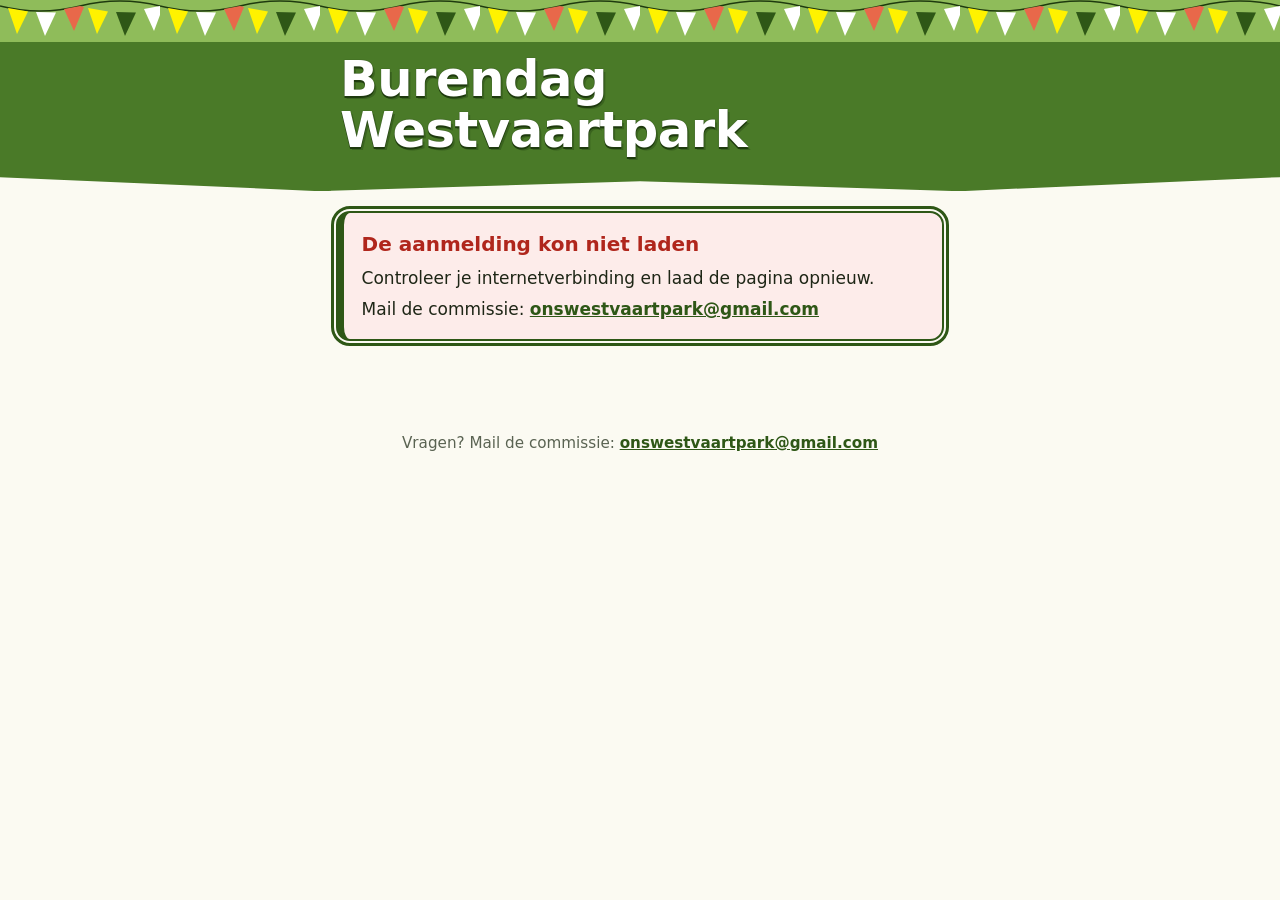
<file: index.html>
<!DOCTYPE html>
<html lang="nl">
<head>
  <meta charset="utf-8">
  <meta name="viewport" content="width=device-width, initial-scale=1">
  <meta name="theme-color" content="#8FBC5A">
  <!-- de wijziglink bevat het token; geef de url nooit door aan andere sites (zoals de betaalpagina) -->
  <meta name="referrer" content="no-referrer">
  <title>Aanmelden – Burendag Westvaartpark</title>
  <link rel="stylesheet" href="stijl.css">
</head>
<body>
  <header class="kop">
    <div class="vlaggetjes" aria-hidden="true"></div>
    <div class="kop-binnen">
      <p class="kop-boven" id="kop-boven" hidden></p>
      <h1 id="titel">Burendag Westvaartpark</h1>
      <p class="kop-wanneer" id="wanneer"></p>
    </div>
  </header>

  <main class="inhoud">
    <noscript>
      <section class="melding melding-fout">
        <h2>Deze pagina heeft JavaScript nodig</h2>
        <p>Zet JavaScript aan in je browser, of mail de commissie: <a href="mailto:onswestvaartpark@gmail.com">onswestvaartpark@gmail.com</a></p>
      </section>
    </noscript>
    <p class="laden" id="laden" role="status">Even geduld, de aanmelding wordt geladen…</p>

    <!-- algemene meldingen: gesloten, nog niet open, onbekende link, geen verbinding -->
    <section class="melding" id="melding" hidden tabindex="-1" aria-live="polite"></section>

    <form id="formulier" novalidate hidden>
      <p class="intro" id="intro">Meld je huishouden aan voor het wijkfeest. Het invullen duurt een paar minuten.</p>

      <section class="blok" aria-labelledby="kop-adres">
        <h2 id="kop-adres"><span class="nr" aria-hidden="true">1</span> Jullie adres</h2>
        <div class="veld" data-veld="adres.straat">
          <label for="straat">Straat</label>
          <select id="straat" name="straat" autocomplete="address-line1" required>
            <option value="">Kies je straat</option>
          </select>
        </div>
        <div class="rij">
          <!-- alleen bij "Elders (andere straat)": de straat zelf intypen -->
          <div class="veld" data-veld="adres.straatElders" id="veld-straat-elders" hidden>
            <label for="straatElders">Straat</label>
            <input id="straatElders" name="straatElders" type="text" maxlength="100" autocomplete="off" aria-describedby="hint-straat-elders">
            <p class="hint" id="hint-straat-elders">De straat waar je woont.</p>
          </div>
          <div class="veld veld-smal" data-veld="adres.huisnummer">
            <label for="huisnummer">Huisnummer</label>
            <input id="huisnummer" name="huisnummer" type="text" inputmode="text" autocomplete="off" required aria-describedby="hint-huisnummer">
            <p class="hint" id="hint-huisnummer">Met eventuele toevoeging, bijvoorbeeld 27 of 27a.</p>
          </div>
        </div>
        <p class="hint" id="hint-adres-vast" hidden>Je adres kun je hier niet wijzigen. Verhuisd of een fout? Mail de commissie.</p>
      </section>

      <section class="blok" aria-labelledby="kop-contact">
        <h2 id="kop-contact"><span class="nr" aria-hidden="true">2</span> Contactpersoon</h2>
        <div class="rij">
          <div class="veld" data-veld="contact.voornaam">
            <label for="voornaam">Voornaam</label>
            <input id="voornaam" name="voornaam" type="text" autocomplete="given-name" required>
          </div>
          <div class="veld" data-veld="contact.achternaam">
            <label for="achternaam">Achternaam <span class="optioneel">(mag leeg)</span></label>
            <input id="achternaam" name="achternaam" type="text" autocomplete="family-name">
          </div>
        </div>
        <div class="veld" data-veld="contact.email">
          <label for="email">E-mailadres</label>
          <input id="email" name="email" type="email" inputmode="email" autocomplete="email" required aria-describedby="hint-email">
          <p class="hint" id="hint-email">Hier sturen we de bevestiging en je persoonlijke wijziglink naartoe.</p>
        </div>
        <div class="veld" data-veld="contact.telefoon">
          <label for="telefoon">Telefoonnummer <span class="optioneel">(mag leeg)</span></label>
          <input id="telefoon" name="telefoon" type="tel" inputmode="tel" autocomplete="tel">
        </div>
      </section>

      <section class="blok" aria-labelledby="kop-personen" data-veld="personen">
        <h2 id="kop-personen"><span class="nr" aria-hidden="true">3</span> Wie komen er?</h2>
        <p class="hint">Zet iedereen van jullie huishouden erop die meedoet, jezelf ook.</p>
        <ol class="personen" id="personen"></ol>
        <button type="button" class="knop knop-licht" id="persoon-erbij">+ Nog iemand toevoegen</button>
      </section>

      <section class="blok" aria-labelledby="kop-hulp">
        <h2 id="kop-hulp"><span class="nr" aria-hidden="true">4</span> Een handje helpen?</h2>
        <fieldset class="keuzes" data-veld="hulp" id="hulp">
          <legend>Waar kunnen we op je rekenen? <span class="optioneel">(niet verplicht)</span></legend>
        </fieldset>
        <fieldset class="keuzes" data-veld="spullen" id="spullen">
          <legend>Spullen die je kunt uitlenen <span class="optioneel">(vul een aantal in)</span></legend>
        </fieldset>
      </section>

      <section class="blok" aria-labelledby="kop-betalen">
        <h2 id="kop-betalen"><span class="nr" aria-hidden="true">5</span> Betalen</h2>
        <div class="veld" data-veld="rekeninghouder">
          <label for="rekeninghouder">Naam op de bankrekening <span class="optioneel">(mag leeg)</span></label>
          <input id="rekeninghouder" name="rekeninghouder" type="text" autocomplete="cc-name" aria-describedby="hint-rekeninghouder">
          <p class="hint" id="hint-rekeninghouder">Alleen nodig als je betaalt van een rekening die niet op jouw naam staat, zodat we de betaling herkennen.</p>
          <p class="hint" id="hint-rekeninghouder-houden" hidden>Laat leeg om de eerder opgegeven naam te houden.</p>
        </div>
      </section>

      <section class="blok" aria-labelledby="kop-toestemming">
        <h2 id="kop-toestemming"><span class="nr" aria-hidden="true">6</span> Mogen we het onthouden?</h2>
        <div class="privacy" id="privacy">
          <p>Voor dit feest gebruiken we je gegevens alleen om de aanmelding, het eten en de betaling te regelen. Met de vinkjes hieronder kies je wat we daarna mogen bewaren. Alles staat standaard uit.</p>
          <ul>
            <li><strong>Wat:</strong> je contactgegevens, de voornamen van wie meedoet, bij kinderen alleen geboortemaand en &#8209;jaar, en of je wilt helpen of spullen uitleent. Dieetwensen alleen als je daar apart een vinkje voor zet.</li>
            <li><strong>Waarom:</strong> zodat we je volgend jaar opnieuw kunnen uitnodigen en je aanmelding alvast voor je kunnen invullen.</li>
            <li><strong>Hoe lang:</strong> ben je twee edities op rij niet geweest, dan wissen we je gegevens.</li>
            <li><strong>Wissen:</strong> in elke mail van ons staat het mailadres van de commissie. Mail ons en we verwijderen je gegevens.</li>
          </ul>
        </div>
        <div class="vinkje">
          <input type="checkbox" id="bewaren" name="bewaren">
          <label for="bewaren">Bewaar onze gegevens voor de burendag van volgend jaar</label>
        </div>
        <div class="vinkje">
          <input type="checkbox" id="dieetBewaren" name="dieetBewaren">
          <label for="dieetBewaren">Bewaar ook onze dieetwensen en allergieën</label>
        </div>
        <div class="vinkje">
          <input type="checkbox" id="activiteiten" name="activiteiten">
          <label for="activiteiten">Je mag ons mailen over andere activiteiten in de wijk</label>
        </div>
      </section>

      <!-- lokveld voor robots: mensen zien het niet en laten het leeg -->
      <div class="lokveld" aria-hidden="true">
        <label for="website">Website (niet invullen)</label>
        <input id="website" name="website" type="text" tabindex="-1" autocomplete="off">
      </div>

      <section class="bedrag" id="bedrag" aria-labelledby="kop-bedrag">
        <h2 id="kop-bedrag" class="bedrag-kop">Jouw bijdrage</h2>
        <div aria-live="polite" aria-atomic="true">
          <p class="bedrag-totaal" id="bedrag-totaal">€ 0</p>
          <ul class="bedrag-regels" id="bedrag-regels"></ul>
          <p class="bedrag-let" id="bedrag-let" hidden></p>
        </div>
      </section>

      <div class="foutoverzicht" id="foutoverzicht" role="alert" hidden tabindex="-1"></div>

      <div class="knoppen">
        <button type="submit" class="knop knop-hoofd" id="versturen">Aanmelden</button>
        <button type="button" class="knop knop-rand" id="afmelden" hidden>Afmelden</button>
      </div>
    </form>

    <!-- bij BESTAAT_AL -->
    <section class="melding melding-keuze" id="bestaat-al" hidden tabindex="-1" aria-labelledby="kop-bestaat-al">
      <h2 id="kop-bestaat-al">Dit adres is al aangemeld</h2>
      <p id="bestaat-al-tekst">Iemand op dit adres heeft zich al aangemeld. Wil je die aanmelding aanpassen? Vraag dan de persoonlijke link opnieuw aan; die komt naar het e-mailadres van die aanmelding.</p>
      <div class="knoppen">
        <button type="button" class="knop knop-hoofd" id="link-opnieuw">Stuur mijn wijziglink opnieuw</button>
        <button type="button" class="knop knop-rand" id="tweede-huishouden">Wij zijn een tweede huishouden op dit adres</button>
        <button type="button" class="knop knop-tekst" id="terug-naar-formulier">Terug naar het formulier</button>
      </div>
    </section>

    <!-- na succes -->
    <section class="klaar" id="klaar" hidden tabindex="-1" aria-labelledby="kop-klaar">
      <h2 id="kop-klaar">Gelukt!</h2>
      <div class="afrondblok" id="afrondblok" hidden>
        <p class="afrond-regel" id="afrond-regel"></p>
        <a class="knop knop-hoofd" id="betaalknop" rel="noopener noreferrer">Nu betalen</a>
      </div>
      <p id="klaar-tekst"></p>
      <div class="betaalblok" id="betaalblok" hidden>
        <p class="bedrag-totaal" id="klaar-bedrag"></p>
        <p id="betaal-volgt" hidden>De betaallink volgt per mail.</p>
      </div>
      <div class="wijziglink" id="wijziglink-blok" hidden>
        <h3>Jullie persoonlijke wijziglink</h3>
        <p>Bewaar deze link goed: hiermee kun je later je aanmelding aanpassen of afmelden. Hij staat ook in de bevestigingsmail.</p>
        <p class="link"><a id="wijziglink"></a></p>
        <button type="button" class="knop knop-licht" id="kopieer">Kopieer de link</button>
        <span class="gekopieerd" id="gekopieerd" role="status"></span>
      </div>
    </section>
  </main>

  <footer class="voet">
    <p>Vragen? Mail de commissie: <a id="contact-voet" href="mailto:onswestvaartpark@gmail.com">onswestvaartpark@gmail.com</a></p>
  </footer>

  <script src="config.js"></script>
  <script src="gedeeld/leeftijd.js"></script>
  <script src="gedeeld/adrescode.js"></script>
  <script src="gedeeld/bedrag.js"></script>
  <script src="gedeeld/validatie.js"></script>
  <script src="verzoek.js"></script>
  <script src="api.js"></script>
  <script src="formulier.js"></script>
  <script src="app.js"></script>
</body>
</html>
</file>
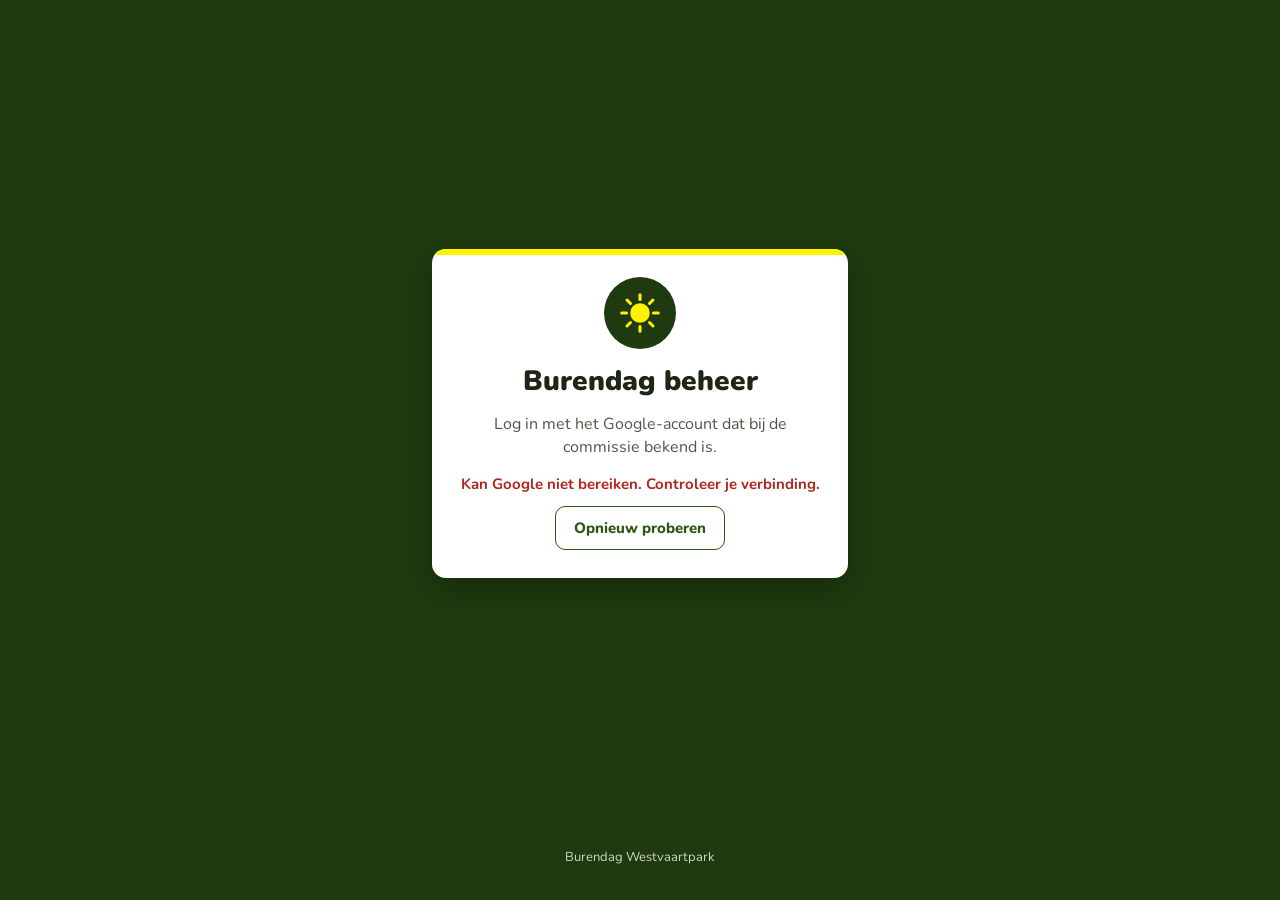
<file: beheer/index.html>
<!DOCTYPE html>
<html lang="nl">
<head>
  <meta charset="utf-8">
  <meta name="viewport" content="width=device-width, initial-scale=1, viewport-fit=cover">
  <meta name="theme-color" content="#1E3A0E">
  <meta name="referrer" content="no-referrer">
  <meta name="robots" content="noindex, nofollow">
  <title>Beheer – Burendag Westvaartpark</title>
  <link rel="manifest" href="manifest.webmanifest">
  <link rel="icon" href="pictogram.svg" type="image/svg+xml">
  <link rel="apple-touch-icon" href="pictogram-180.png">
  <meta name="apple-mobile-web-app-capable" content="yes">
  <meta name="mobile-web-app-capable" content="yes">
  <meta name="apple-mobile-web-app-title" content="Burendag">
  <link rel="preload" href="fonts/nunito-latin-wght-normal.woff2" as="font" type="font/woff2" crossorigin>
  <link rel="stylesheet" href="stijl.css">
</head>
<body>
  <div id="app"><p class="laden" role="status"><span class="laadpunt"></span>Even geduld, de pagina wordt geladen…</p></div>
  <noscript>
    <section class="kaart">
      <h2>Deze pagina heeft JavaScript nodig</h2>
      <p>Zet JavaScript aan in je browser, of mail de commissie: <a href="mailto:onswestvaartpark@gmail.com">onswestvaartpark@gmail.com</a></p>
    </section>
  </noscript>
  <script src="config.js"></script>
  <script src="gedeeld/rechten.js"></script>
  <script src="gedeeld/beelden.js"></script>
  <script src="wachtrij.js"></script>
  <script src="api.js"></script>
  <script src="inloggen.js"></script>
  <script src="app.js"></script>
  <script src="scherm-overzicht.js"></script>
  <script src="scherm-commissie.js"></script>
  <script src="scherm-kas.js"></script>
  <script src="scherm-begroting.js"></script>
  <script src="scherm-geldbronnen.js"></script>
  <script src="scherm-bon.js"></script>
  <script src="https://accounts.google.com/gsi/client" async defer onload="if(window.inloggenGisKlaar)inloggenGisKlaar()" onerror="if(window.inloggenGisFout)inloggenGisFout()"></script>
  <!-- de schermen (overzicht, commissie, kas, begroting, geldbronnen, bon) komen hier, elk met registreerScherm(...) -->
</body>
</html>
</file>
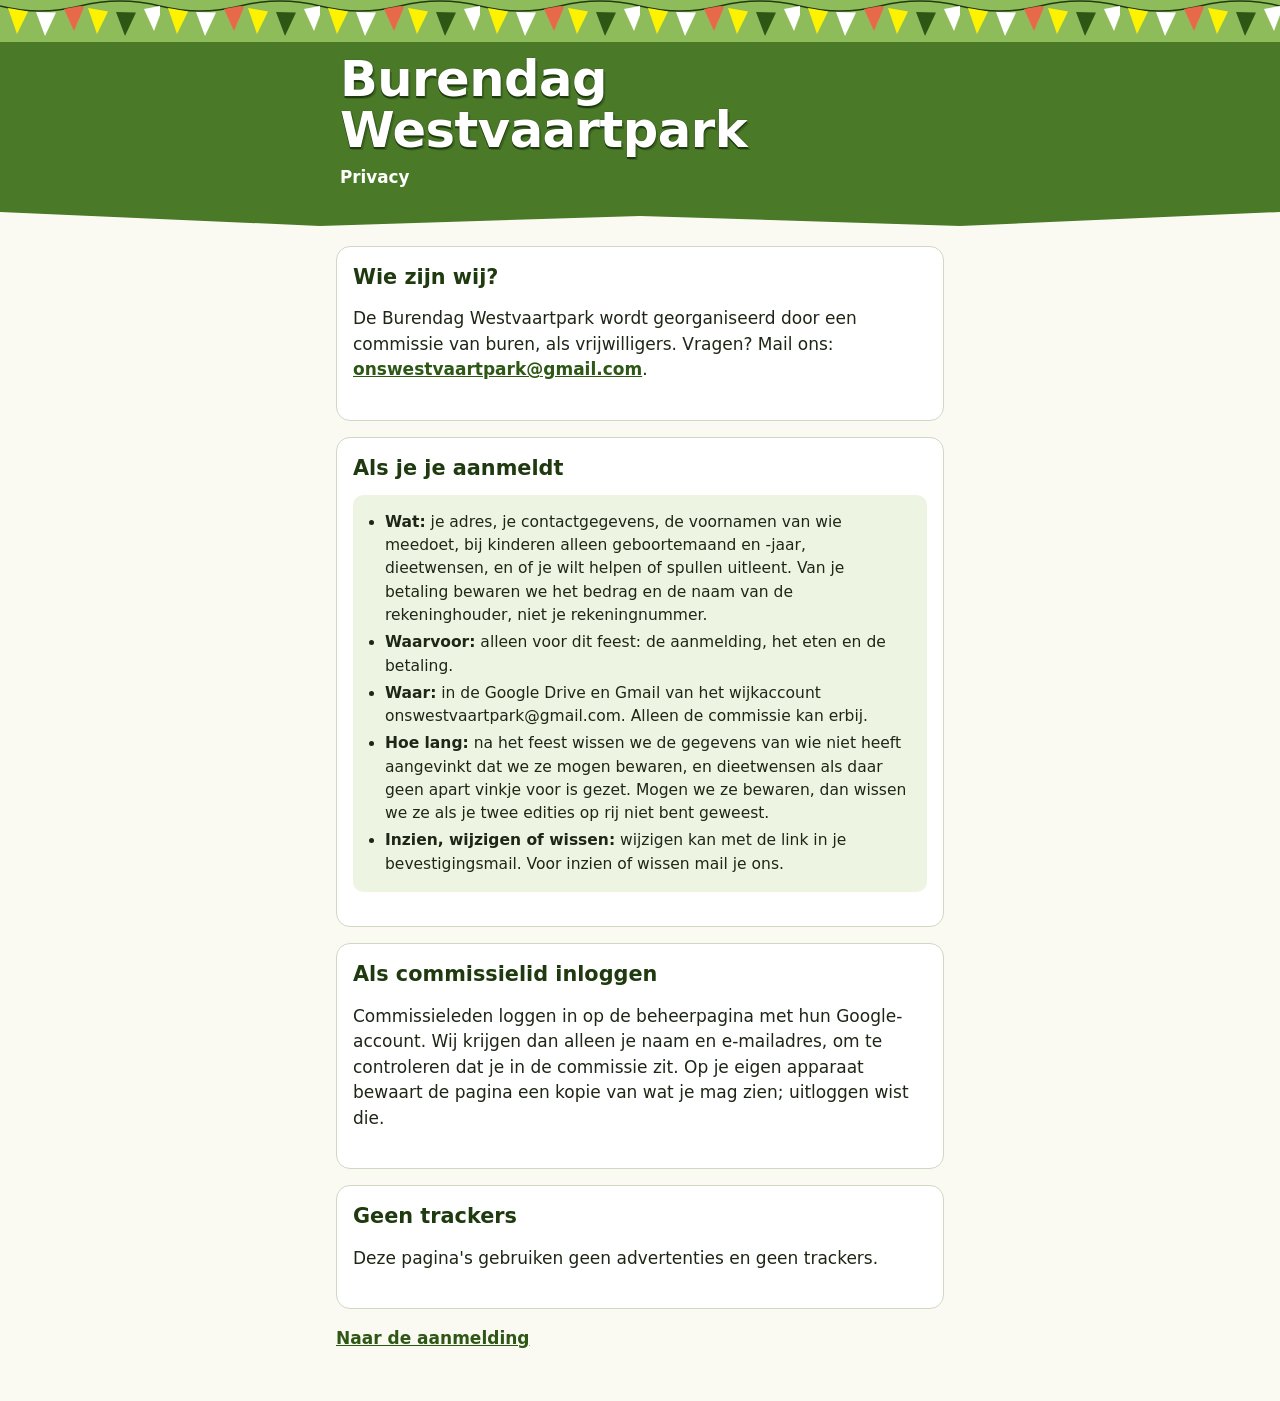
<file: privacy.html>
<!DOCTYPE html>
<html lang="nl">
<head>
  <meta charset="utf-8">
  <meta name="viewport" content="width=device-width, initial-scale=1">
  <meta name="theme-color" content="#8FBC5A">
  <title>Privacy – Burendag Westvaartpark</title>
  <link rel="stylesheet" href="stijl.css">
</head>
<body>
  <header class="kop">
    <div class="vlaggetjes" aria-hidden="true"></div>
    <div class="kop-binnen">
      <h1>Burendag Westvaartpark</h1>
      <p class="kop-wanneer">Privacy</p>
    </div>
  </header>

  <main class="inhoud">
    <section class="blok">
      <h2>Wie zijn wij?</h2>
      <p>De Burendag Westvaartpark wordt georganiseerd door een commissie van buren, als vrijwilligers. Vragen? Mail ons: <a href="mailto:onswestvaartpark@gmail.com">onswestvaartpark@gmail.com</a>.</p>
    </section>

    <section class="blok">
      <h2>Als je je aanmeldt</h2>
      <div class="privacy">
        <ul>
          <li><strong>Wat:</strong> je adres, je contactgegevens, de voornamen van wie meedoet, bij kinderen alleen geboortemaand en &#8209;jaar, dieetwensen, en of je wilt helpen of spullen uitleent. Van je betaling bewaren we het bedrag en de naam van de rekeninghouder, niet je rekeningnummer.</li>
          <li><strong>Waarvoor:</strong> alleen voor dit feest: de aanmelding, het eten en de betaling.</li>
          <li><strong>Waar:</strong> in de Google Drive en Gmail van het wijkaccount onswestvaartpark@gmail.com. Alleen de commissie kan erbij.</li>
          <li><strong>Hoe lang:</strong> na het feest wissen we de gegevens van wie niet heeft aangevinkt dat we ze mogen bewaren, en dieetwensen als daar geen apart vinkje voor is gezet. Mogen we ze bewaren, dan wissen we ze als je twee edities op rij niet bent geweest.</li>
          <li><strong>Inzien, wijzigen of wissen:</strong> wijzigen kan met de link in je bevestigingsmail. Voor inzien of wissen mail je ons.</li>
        </ul>
      </div>
    </section>

    <section class="blok">
      <h2>Als commissielid inloggen</h2>
      <p>Commissieleden loggen in op de beheerpagina met hun Google-account. Wij krijgen dan alleen je naam en e-mailadres, om te controleren dat je in de commissie zit. Op je eigen apparaat bewaart de pagina een kopie van wat je mag zien; uitloggen wist die.</p>
    </section>

    <section class="blok">
      <h2>Geen trackers</h2>
      <p>Deze pagina's gebruiken geen advertenties en geen trackers.</p>
    </section>

    <p><a href="./">Naar de aanmelding</a></p>
  </main>
</body>
</html>
</file>
<file: stijl.css>
/* Burendag Westvaartpark – huisstijl van de flyer: groen #8FBC5A, geel #FFF200, witte tekst op groen, vlaggetjes.
   De kopband achter de witte titel is een donkerder groen uit dezelfde familie (#4A7A28): wit daarop haalt 5,1:1
   (flyergroen zou 2,2:1 zijn). De vlaggetjeslijn erboven blijft flyergroen.
   Eerst voor de telefoon; vanaf 40rem iets ruimer. */

:root {
  --groen: #8FBC5A;
  --groen-kop: #4A7A28;
  --groen-donker: #2E5716;
  --groen-diep: #1E3A0E;
  --groen-zacht: #EDF5E2;
  --geel: #FFF200;
  --geel-zacht: #FFFBB8;
  --inkt: #1E2616;
  --grijs: #5A6352;
  --papier: #FBFAF2;
  --wit: #FFFFFF;
  --rand: #CFD8C3;
  --fout: #B0261C;
  --fout-zacht: #FDECEA;
  --rond: 14px;
  --letter: ui-rounded, "SF Pro Rounded", "Nunito", "Segoe UI", system-ui, -apple-system, Roboto, sans-serif;
}

* { box-sizing: border-box; }
[hidden] { display: none !important; }

html { -webkit-text-size-adjust: 100%; }
body {
  margin: 0;
  font-family: var(--letter);
  font-size: 1.0625rem;
  line-height: 1.5;
  color: var(--inkt);
  background: var(--papier);
}

/* ---- kop met vlaggetjeslijn ---- */
.kop {
  background: var(--groen-kop);
  color: var(--wit);
  padding-bottom: 2.25rem;
  position: relative;
  /* golvende onderrand, als een grasveld */
  clip-path: polygon(0 0, 100% 0, 100% calc(100% - 14px), 75% 100%, 50% calc(100% - 10px), 25% 100%, 0 calc(100% - 14px));
}
.vlaggetjes {
  height: 42px;
  background-color: var(--groen);
  background-repeat: repeat-x;
  background-size: 160px 42px;
  background-image: url("data:image/svg+xml,%3Csvg xmlns='http://www.w3.org/2000/svg' width='160' height='42' viewBox='0 0 160 42'%3E%3Cpath d='M0 6 Q40 16 80 6 T160 6' fill='none' stroke='%231E3A0E' stroke-width='1.6'/%3E%3Cpath d='M8 8 L28 11.5 L17 34 Z' fill='%23FFF200'/%3E%3Cpath d='M36 12 L56 12.5 L45 36 Z' fill='%23FFFFFF'/%3E%3Cpath d='M64 9 L80 6 L84 7 L74 31 Z' fill='%23E8684A'/%3E%3Cpath d='M88 8 L108 11.5 L97 34 Z' fill='%23FFF200'/%3E%3Cpath d='M116 12 L136 12.5 L125 36 Z' fill='%232E5716'/%3E%3Cpath d='M144 9 L160 6 L163 7 L154 31 Z' fill='%23FFFFFF'/%3E%3C/svg%3E");
}
.kop-binnen {
  max-width: 40rem;
  margin: 0 auto;
  padding: 0.75rem 1.25rem 0;
}
.kop-boven {
  display: inline-block;
  margin: 0 0 0.5rem;
  padding: 0.15rem 0.6rem;
  background: var(--geel);
  color: var(--groen-diep);
  font-weight: 800;
  font-size: 0.85rem;
  letter-spacing: 0.04em;
  text-transform: uppercase;
  border-radius: 999px;
  transform: rotate(-2deg);
}
.kop h1 {
  margin: 0;
  font-size: clamp(2rem, 9vw, 3.1rem);
  line-height: 1.02;
  font-weight: 900;
  letter-spacing: -0.01em;
  /* witte letters op groen zoals op de flyer; op de donkere kopband is het contrast 5,1:1 */
  text-shadow: 0 2px 0 var(--groen-diep), 0 0 1px var(--groen-diep), 2px 3px 0 rgba(30, 58, 14, 0.35);
}
.kop-wanneer {
  margin: 0.6rem 0 0;
  font-weight: 700;
  font-size: 1.05rem;
  color: var(--wit);
}
.kop-wanneer:empty { display: none; }

/* ---- inhoud ---- */
.inhoud {
  max-width: 40rem;
  margin: 0 auto;
  padding: 1.25rem 1rem 2rem;
}
.intro { font-size: 1.1rem; margin: 0 0.25rem 1.25rem; }
.laden { color: var(--grijs); text-align: center; padding: 2rem 0; }

.blok {
  background: var(--wit);
  border: 1px solid var(--rand);
  border-radius: var(--rond);
  padding: 1.1rem 1rem 1.25rem;
  margin: 0 0 1rem;
}
.blok h2 {
  display: flex;
  align-items: center;
  gap: 0.6rem;
  margin: 0 0 0.9rem;
  font-size: 1.3rem;
  line-height: 1.2;
  color: var(--groen-diep);
}
.nr {
  flex: none;
  display: inline-grid;
  place-items: center;
  width: 2rem;
  height: 2rem;
  border-radius: 50%;
  background: var(--geel);
  color: var(--groen-diep);
  font-weight: 900;
  font-size: 1.05rem;
  box-shadow: inset 0 0 0 2px var(--groen-diep);
}

/* ---- velden ---- */
.veld { margin: 0 0 0.9rem; }
.veld:last-child { margin-bottom: 0; }
label, legend { font-weight: 700; }
.veld > label { display: block; margin: 0 0 0.3rem; }
.optioneel { font-weight: 400; color: var(--grijs); font-size: 0.92em; }
.hint { margin: 0.3rem 0 0; color: var(--grijs); font-size: 0.95rem; }

input[type=text], input[type=email], input[type=tel], input[type=number], select {
  width: 100%;
  min-height: 3rem;
  padding: 0.6rem 0.75rem;
  font: inherit;
  color: var(--inkt);
  background: var(--wit);
  border: 2px solid var(--rand);
  border-radius: 10px;
  appearance: none;
}
select {
  background-image: linear-gradient(45deg, transparent 50%, var(--groen-donker) 50%), linear-gradient(135deg, var(--groen-donker) 50%, transparent 50%);
  background-position: calc(100% - 1.15rem) 55%, calc(100% - 0.8rem) 55%;
  background-size: 0.35rem 0.35rem;
  background-repeat: no-repeat;
  padding-right: 2.2rem;
}
input:focus, select:focus, button:focus-visible, a:focus-visible, [tabindex="-1"]:focus-visible {
  outline: 3px solid var(--groen-donker);
  outline-offset: 2px;
  border-color: var(--groen-donker);
}
input[readonly], select:disabled { background-color: var(--groen-zacht); color: var(--grijs); }
.veld-smal input { max-width: 11rem; }

.rij { display: grid; gap: 0 0.9rem; }
@media (min-width: 30rem) {
  .rij { grid-template-columns: 1fr 1fr; }
}

fieldset { border: 0; margin: 0 0 1rem; padding: 0; min-width: 0; }
legend { padding: 0; margin: 0 0 0.45rem; }

.vinkje, .soort-keuze {
  display: flex;
  align-items: flex-start;
  gap: 0.65rem;
  padding: 0.35rem 0;
}
.vinkje label, .soort-keuze label { font-weight: 500; cursor: pointer; padding-top: 0.1rem; }
input[type=checkbox], input[type=radio] {
  flex: none;
  width: 1.5rem;
  height: 1.5rem;
  margin: 0.05rem 0 0;
  accent-color: var(--groen-donker);
}

.keuzes { display: grid; gap: 0 1rem; }
@media (min-width: 30rem) {
  .keuzes { grid-template-columns: 1fr 1fr; }
  .keuzes > legend { grid-column: 1 / -1; }
}
/* Spullen: een rij is naam + invoerveld van 5.5rem; twee kolommen pas als ze echt passen, anders loopt de tweede kolom buiten de kaart. */
@media (min-width: 30rem) {
  .keuzes[data-veld="spullen"] { grid-template-columns: minmax(0, 1fr); }
}
@media (min-width: 42rem) {
  .keuzes[data-veld="spullen"] { grid-template-columns: minmax(0, 1fr) minmax(0, 1fr); }
}
.spul { display: flex; align-items: center; justify-content: space-between; gap: 0.75rem; padding: 0.25rem 0; min-width: 0; }
.spul label { font-weight: 500; min-width: 0; overflow-wrap: anywhere; }
.spul input { width: 5.5rem; flex: none; text-align: center; }
.spul-anders label { flex: none; }
.spul-anders .anders-wat { flex: 1 1 auto; width: auto; min-width: 0; text-align: left; }

/* ---- personen ---- */
.personen { list-style: none; margin: 0 0 0.9rem; padding: 0; }
.persoon {
  border: 2px solid var(--groen);
  border-radius: var(--rond);
  padding: 0.9rem 0.9rem 0.6rem;
  margin: 0 0 0.9rem;
  background: linear-gradient(var(--groen-zacht), var(--wit) 5rem);
}
.persoon-kop { display: flex; align-items: center; justify-content: space-between; margin: 0 0 0.6rem; }
.persoon-titel { margin: 0; font-size: 1.1rem; color: var(--groen-diep); }
.soort { display: flex; flex-wrap: wrap; gap: 0 1.25rem; }
.soort > legend { width: 100%; }
.kindvelden {
  background: var(--geel-zacht);
  border-radius: 10px;
  padding: 0.75rem;
  margin: 0 0 1rem;
}
.kindvelden .veld { margin-bottom: 0.4rem; }
.keuzes-klein { gap: 0 0.75rem; }
@media (min-width: 22rem) {
  .keuzes-klein { grid-template-columns: 1fr 1fr; }
  .keuzes-klein > legend { grid-column: 1 / -1; }
}

/* ---- knoppen ---- */
.knop {
  display: inline-flex;
  align-items: center;
  justify-content: center;
  min-height: 3rem;
  padding: 0.7rem 1.25rem;
  font: inherit;
  font-weight: 800;
  text-decoration: none;
  border-radius: 999px;
  border: 2px solid var(--groen-diep);
  cursor: pointer;
}
.knop:disabled { opacity: 0.6; cursor: progress; }
.knop-hoofd {
  background: var(--geel);
  color: var(--groen-diep);
  box-shadow: 0 4px 0 var(--groen-diep);
  font-size: 1.15rem;
}
.knop-hoofd:active:not(:disabled) { transform: translateY(3px); box-shadow: 0 1px 0 var(--groen-diep); }
.knop-rand { background: var(--wit); color: var(--groen-diep); }
.knop-licht { background: var(--groen-zacht); color: var(--groen-diep); border-style: dashed; }
.knop-tekst { background: none; border-color: transparent; color: var(--groen-donker); text-decoration: underline; padding: 0.4rem 0.5rem; min-height: 2.75rem; font-weight: 700; }
.knoppen { display: grid; gap: 0.9rem; margin: 1.25rem 0 0; }
@media (min-width: 30rem) {
  .knoppen { grid-template-columns: auto auto; justify-content: start; align-items: center; }
}

/* ---- bedrag ---- */
.bedrag {
  background: var(--geel);
  border: 2px solid var(--groen-diep);
  border-radius: var(--rond);
  padding: 1rem 1.1rem;
  margin: 1.5rem 0 0;
  color: var(--groen-diep);
  box-shadow: 5px 5px 0 var(--groen);
}
.bedrag-kop { margin: 0; font-size: 1rem; text-transform: uppercase; letter-spacing: 0.05em; }
.bedrag-totaal { margin: 0.1rem 0 0.4rem; font-size: 2.4rem; font-weight: 900; line-height: 1.1; font-variant-numeric: tabular-nums; }
.bedrag-regels { list-style: none; margin: 0; padding: 0; }
.bedrag-regels li { display: flex; justify-content: space-between; gap: 1rem; padding: 0.2rem 0; border-top: 1px dashed rgba(30, 58, 14, 0.35); }
.bedrag-regel-som { font-variant-numeric: tabular-nums; font-weight: 700; }
.bedrag-let { margin: 0.5rem 0 0; font-size: 0.95rem; }

/* ---- fouten en meldingen ---- */
.fout {
  margin: 0.35rem 0 0;
  color: var(--fout);
  font-weight: 700;
  font-size: 0.97rem;
}
.fout::before { content: "! "; }
.heeft-fout input, .heeft-fout select { border-color: var(--fout); }
fieldset.heeft-fout, section.heeft-fout { box-shadow: -4px 0 0 var(--fout); padding-left: 0.6rem; }
.blok.heeft-fout { padding-left: 1rem; }
.foutoverzicht {
  margin: 1rem 0 0;
  padding: 0.9rem 1rem;
  background: var(--fout-zacht);
  border: 2px solid var(--fout);
  border-radius: var(--rond);
  color: var(--fout);
}
.foutoverzicht p { margin: 0 0 0.3rem; font-weight: 800; }
.foutoverzicht ul { margin: 0; padding-left: 1.2rem; }

.melding {
  background: var(--wit);
  border: 2px solid var(--groen);
  border-left-width: 8px;
  border-radius: var(--rond);
  padding: 1rem 1.1rem;
  margin: 0 0 1.25rem;
}
.melding h2 { margin: 0 0 0.4rem; font-size: 1.25rem; color: var(--groen-diep); }
.melding p { margin: 0.4rem 0 0; }
.melding-fout { border-color: var(--fout); background: var(--fout-zacht); }
.melding-fout h2 { color: var(--fout); }
.melding-goed { border-color: var(--groen-donker); background: var(--groen-zacht); }

/* ---- klaar ---- */
.klaar {
  background: var(--wit);
  border: 2px solid var(--groen-diep);
  border-radius: var(--rond);
  padding: 1.25rem 1.1rem;
  text-align: left;
}
.klaar h2 {
  margin: 0 0 0.5rem;
  font-size: 1.7rem;
  line-height: 1.15;
  color: var(--groen-diep);
}
.betaalblok {
  background: var(--geel);
  border-radius: var(--rond);
  padding: 1rem;
  margin: 1rem 0;
  color: var(--groen-diep);
}
.betaalblok .knop { width: 100%; }
.betaalblok p { margin: 0.4rem 0 0; }
.afrondblok {
  background: var(--geel);
  border: 2px solid var(--groen-diep);
  border-radius: var(--rond);
  padding: 1rem;
  margin: 0.5rem 0 1.25rem;
  color: var(--groen-diep);
  box-shadow: 5px 5px 0 var(--groen);
}
.afrond-regel { margin: 0 0 0.9rem; font-size: 1.35rem; font-weight: 900; line-height: 1.25; }
.afrondblok .knop { width: 100%; min-height: 3.5rem; font-size: 1.3rem; }
@media (min-width: 30rem) {
  .afrondblok .knop { width: auto; min-width: 16rem; }
}
.klaar-afronden #klaar-tekst, .klaar-afronden .wijziglink { font-size: 0.95rem; color: var(--grijs); }
.klaar-afronden .wijziglink h3 { font-size: 1rem; }
.wijziglink { border-top: 2px dashed var(--rand); margin-top: 1.25rem; padding-top: 1rem; }
.wijziglink h3 { margin: 0 0 0.3rem; font-size: 1.1rem; }
.link { word-break: break-all; background: var(--groen-zacht); padding: 0.6rem 0.75rem; border-radius: 10px; font-size: 0.95rem; }
.gekopieerd { margin-left: 0.6rem; color: var(--groen-donker); font-weight: 700; }

a { color: var(--groen-donker); font-weight: 700; }

/* ---- privacy ---- */
.privacy {
  background: var(--groen-zacht);
  border-radius: 10px;
  padding: 0.75rem 0.9rem;
  margin: 0 0 0.9rem;
  font-size: 0.97rem;
}
.privacy p { margin: 0 0 0.5rem; }
.privacy ul { margin: 0; padding-left: 1.1rem; }
.privacy li { margin: 0.25rem 0; }

/* ---- lokveld: buiten beeld, niet weg (sommige robots slaan display:none over) ---- */
.lokveld { position: absolute; left: -10000px; top: auto; width: 1px; height: 1px; overflow: hidden; }

/* ---- voet ---- */
.voet {
  text-align: center;
  padding: 1.5rem 1rem 2.5rem;
  color: var(--grijs);
  font-size: 0.95rem;
}

@media (prefers-reduced-motion: no-preference) {
  .knop-hoofd { transition: transform 0.08s ease, box-shadow 0.08s ease; }
}
</file>
<file: beheer/stijl.css>
/* Beheerpagina Burendag Westvaartpark. Kleuren, maten en componenten uit de goedgekeurde schermontwerpen
   (menu, kaarten, tegels, knoppen, labels) en de huisstijl van de aanmeldsite (site/stijl.css).
   Eerst voor de telefoon (menu als balk onderaan); vanaf 56rem een zijmenu zoals in het ontwerp. */

/* Nunito, zelf meegeleverd (SIL Open Font License, zie fonts/), zodat de pagina geen verzoek naar Google doet. */
@font-face {
  font-family: Nunito;
  font-style: normal;
  font-weight: 200 1000;
  font-display: swap;
  src: url("fonts/nunito-latin-wght-normal.woff2") format("woff2-variations"), url("fonts/nunito-latin-wght-normal.woff2") format("woff2");
}

:root {
  --groen: #8FBC5A;
  --groen-kop: #4A7A28;
  --groen-donker: #2E5716;
  --groen-diep: #1E3A0E;
  --groen-zacht: #EDF5E2;
  --geel: #FFF200;
  --geel-zacht: #FFFBB8;
  --inkt: #1E2616;
  --grijs: #4F5747;
  --papier: #FBFAF2;
  --wit: #FFFFFF;
  --rand: #CFD8C3;
  --lijn: #E4E9DC;
  --fout: #B0261C;
  --fout-zacht: #FDECEA;
  --rond: 14px;
  --rond-klein: 10px;
  --menu-breed: 15rem;
  --letter: Nunito, ui-rounded, "SF Pro Rounded", "Segoe UI", system-ui, -apple-system, Roboto, sans-serif;
}

* { box-sizing: border-box; }
[hidden] { display: none !important; }
html { -webkit-text-size-adjust: 100%; }
body {
  margin: 0;
  font-family: var(--letter);
  font-size: 1rem;
  line-height: 1.5;
  color: var(--inkt);
  background: var(--papier);
  -webkit-tap-highlight-color: transparent;
}
a { color: var(--groen-donker); }
a:hover { color: var(--groen-diep); }
:focus-visible { outline: 3px solid var(--geel); outline-offset: 2px; box-shadow: 0 0 0 5px var(--groen-diep); }
svg { flex: none; }
.pictogram { width: 1.25rem; height: 1.25rem; }

/* ---- schil: zijmenu (desktop) of balk onderaan (telefoon) ---- */
.schil { min-height: 100vh; min-height: 100dvh; }
.zijmenu {
  display: none;
  background: var(--groen-diep);
  color: var(--wit);
}
.merk { display: flex; align-items: center; gap: 0.65rem; text-decoration: none; color: inherit; }
.merk-tekst { display: flex; flex-direction: column; line-height: 1.15; }
.merk-naam { font-weight: 900; font-size: 1.25rem; }
.merk-sub { font-size: 0.8125rem; color: var(--rand); }

.menu-lijst { display: flex; flex-direction: column; gap: 4px; }
.menu-punt {
  display: flex; align-items: center; gap: 0.75rem;
  min-height: 44px; padding: 0 0.875rem;
  border-radius: var(--rond-klein);
  text-decoration: none;
  font-family: inherit; font-size: 0.9375rem; font-weight: 700;
  color: var(--wit); background: transparent; border: 0; cursor: pointer; text-align: left; width: 100%;
}
.menu-punt:hover { background: rgba(255, 255, 255, 0.1); color: var(--wit); }
.menu-punt[aria-current="page"] { background: var(--geel); color: var(--inkt); }

.gebruiker { display: flex; align-items: center; gap: 0.65rem; min-width: 0; }
.avatar {
  flex: none; width: 36px; height: 36px; border-radius: 50%;
  background: var(--groen); color: var(--inkt);
  display: flex; align-items: center; justify-content: center; font-weight: 900; text-transform: uppercase;
}
.gebruiker-tekst { display: flex; flex-direction: column; min-width: 0; line-height: 1.25; }
.gebruiker-naam { font-weight: 800; font-size: 0.875rem; overflow: hidden; text-overflow: ellipsis; white-space: nowrap; }
.bijgewerkt { font-size: 0.75rem; color: var(--rand); padding: 4px 12px 0; display: block; }
.bijgewerkt:empty { display: none; }
.bovenbalk .bijgewerkt-boven { margin-left: auto; padding: 0 8px; color: var(--wit); opacity: 0.8; }
.gebruiker-sub { font-size: 0.75rem; color: var(--rand); overflow: hidden; text-overflow: ellipsis; white-space: nowrap; }

/* telefoon: bovenbalk en menu onderaan */
.bovenbalk {
  position: sticky; top: 0; z-index: 20;
  display: flex; align-items: center; justify-content: space-between; gap: 0.75rem;
  padding: 0.5rem 0.75rem 0.5rem 1rem; padding-top: max(0.5rem, env(safe-area-inset-top));
  background: var(--groen-diep); color: var(--wit);
}
.bovenbalk .merk-naam { font-size: 1.125rem; }
.icoonknop {
  display: inline-flex; align-items: center; justify-content: center;
  width: 44px; height: 44px; border-radius: var(--rond-klein);
  border: 0; background: transparent; color: inherit; cursor: pointer; font: inherit;
}
.icoonknop:hover { background: rgba(255, 255, 255, 0.12); }

.onderbalk {
  position: fixed; left: 0; right: 0; bottom: 0; z-index: 20;
  display: flex; justify-content: space-around;
  padding: 0.25rem 0.25rem max(0.25rem, env(safe-area-inset-bottom));
  background: var(--groen-diep);
  box-shadow: 0 -2px 12px rgba(30, 38, 22, 0.25);
}
.onderbalk .menu-punt {
  flex: 1 1 0; min-width: 0; min-height: 52px;
  flex-direction: column; justify-content: center; gap: 2px;
  padding: 0.25rem 0.125rem; text-align: center; font-size: 0.6875rem; font-weight: 800;
}
.onderbalk .menu-punt span { max-width: 100%; overflow: hidden; text-overflow: ellipsis; white-space: nowrap; }
.onderbalk .menu-punt[aria-current="page"] { background: var(--geel); }

.hoofd { min-width: 0; padding: 1.25rem 1rem calc(6rem + env(safe-area-inset-bottom)); }
.hoofd-binnen { max-width: 1100px; width: 100%; margin: 0 auto; display: flex; flex-direction: column; gap: 1.25rem; }

@media (min-width: 56rem) {
  .schil { display: grid; grid-template-columns: var(--menu-breed) minmax(0, 1fr); }
  .zijmenu {
    display: flex; flex-direction: column; gap: 4px;
    position: sticky; top: 0; height: 100vh; height: 100dvh; overflow-y: auto;
    padding: 1.5rem 0.875rem;
  }
  .zijmenu .merk { padding: 0 0.5rem 1.375rem; }
  .zijmenu .gebruiker-blok { margin-top: auto; padding: 1.375rem 0.5rem 0; border-top: 1px solid var(--groen-donker); display: flex; flex-direction: column; gap: 0.75rem; }
  .bovenbalk, .onderbalk { display: none; }
  .hoofd { padding: 2rem 2.5rem 3rem; }
}

/* ---- kaarten, tegels, kopjes ---- */
.paginakop { display: flex; flex-wrap: wrap; align-items: flex-end; justify-content: space-between; gap: 1rem; }
.paginakop h1 { margin: 0; font-size: 1.75rem; line-height: 1.15; font-weight: 900; color: var(--inkt); }
.paginakop p { margin: 0.25rem 0 0; font-size: 1rem; color: var(--grijs); }
@media (min-width: 56rem) { .paginakop h1 { font-size: 1.875rem; } }

.kaart {
  background: var(--wit); border: 1px solid var(--rand); border-radius: var(--rond);
  padding: 1.25rem; display: flex; flex-direction: column; gap: 0.375rem;
}
.kaart h2 { margin: 0; font-size: 1.1875rem; font-weight: 900; color: var(--inkt); }
.kaart p { margin: 0; }
.kaart-lijst { list-style: none; margin: 0.75rem 0 0; padding: 0; }
.kaart-lijst > li { border-top: 1px solid var(--lijn); }
.rij { display: flex; flex-wrap: wrap; align-items: center; gap: 0.875rem; padding: 0.875rem 0; }
.rij-tekst { flex: 1 1 16rem; min-width: 0; }
.rij-titel { font-weight: 800; font-size: 1rem; }
.rij-sub { font-size: 0.875rem; color: var(--grijs); }
.rij-icoon {
  flex: none; width: 40px; height: 40px; border-radius: var(--rond-klein);
  background: var(--groen-zacht); color: var(--groen-donker);
  display: flex; align-items: center; justify-content: center;
}

.tegels { display: grid; grid-template-columns: repeat(auto-fit, minmax(13rem, 1fr)); gap: 1rem; }
.tegel-label { font-size: 0.875rem; font-weight: 700; color: var(--grijs); }
.tegel-waarde { font-size: 1.75rem; font-weight: 900; font-variant-numeric: tabular-nums; line-height: 1.2; }
.tegel-sub { font-size: 0.875rem; color: var(--grijs); }
.balk { height: 8px; border-radius: 999px; background: var(--groen-zacht); overflow: hidden; }
.balk > span { display: block; height: 8px; background: var(--groen-kop); }

.label {
  display: inline-flex; align-items: center; min-height: 26px; padding: 0 0.625rem;
  border-radius: 999px; font-size: 0.8125rem; font-weight: 800; white-space: nowrap;
  background: var(--groen-zacht); color: var(--groen-donker);
}
.label-geel { background: var(--geel-zacht); color: var(--groen-diep); }
.label-fout { background: var(--fout-zacht); color: var(--fout); }

/* ---- knoppen en velden (minstens 44 px) ---- */
.knop {
  display: inline-flex; align-items: center; justify-content: center; gap: 0.5rem;
  min-height: 44px; padding: 0 1.125rem; border-radius: var(--rond-klein);
  font-family: inherit; font-size: 0.9375rem; font-weight: 800; line-height: 1.2;
  cursor: pointer; text-decoration: none;
  background: var(--wit); color: var(--groen-donker); border: 1.5px solid var(--groen-donker);
}
.knop:hover { background: var(--groen-zacht); color: var(--groen-diep); }
.knop-hoofd { background: var(--groen-donker); color: var(--wit); border: 1.5px solid var(--groen-donker); }
.knop-hoofd:hover { background: var(--groen-diep); color: var(--wit); }
.knop[disabled] { opacity: 0.55; cursor: not-allowed; }
.knop-breed { width: 100%; }
.knoppen { display: flex; flex-wrap: wrap; gap: 0.625rem; }

.veld { display: flex; flex-direction: column; gap: 0.375rem; font-weight: 800; font-size: 0.9375rem; }
input[type=text], input[type=email], input[type=number], input[type=date], select, textarea {
  width: 100%; min-height: 48px; padding: 0 0.875rem;
  border: 1.5px solid var(--rand); border-radius: var(--rond-klein);
  font-family: inherit; font-size: 1.0625rem; background: var(--wit); color: var(--inkt);
}
textarea { padding: 0.625rem 0.875rem; }

.tabel-wrap { overflow-x: auto; margin-top: 0.5rem; }
table.tabel { width: 100%; border-collapse: collapse; min-width: 35rem; }
.tabel th { text-align: left; padding: 0.625rem 0.75rem; font-size: 0.8125rem; font-weight: 800; color: var(--grijs); border-bottom: 1px solid var(--rand); white-space: nowrap; }
.tabel td { padding: 0.75rem; font-size: 0.9375rem; border-bottom: 1px solid var(--lijn); vertical-align: middle; }
.tabel .getal { text-align: right; font-weight: 800; font-variant-numeric: tabular-nums; white-space: nowrap; }

/* ---- statusstrook, meldingen, leeg ---- */
.strook {
  display: flex; flex-wrap: wrap; align-items: center; gap: 0.5rem 0.75rem;
  padding: 0.625rem 0.875rem; border-radius: var(--rond-klein);
  background: var(--groen-zacht); color: var(--groen-diep); font-size: 0.9375rem; font-weight: 700;
}
.strook-geel { background: var(--geel-zacht); }
.strook-fout { background: var(--fout-zacht); color: var(--fout); }
.strook .knop { min-height: 44px; margin-left: auto; }
.strook-tekst { flex: 1 1 14rem; min-width: 0; }
.stroken { display: flex; flex-direction: column; gap: 0.5rem; }

.leeg { align-items: center; text-align: center; padding: 2.5rem 1.25rem; gap: 0.75rem; }
.leeg svg { color: var(--groen-kop); }
.leeg h2 { font-size: 1.375rem; }
.leeg p { color: var(--grijs); max-width: 28rem; }

.laden { color: var(--grijs); text-align: center; padding: 3rem 0; font-weight: 700; }
.laadpunt { display: inline-block; width: 0.75rem; height: 0.75rem; margin-right: 0.5rem; border-radius: 50%; background: var(--groen-kop); animation: puls 1s ease-in-out infinite; }
@keyframes puls { 0%, 100% { opacity: 0.3; transform: scale(0.8); } 50% { opacity: 1; transform: scale(1.1); } }
@media (prefers-reduced-motion: reduce) { .laadpunt { animation: none; } }

/* ---- inlogscherm ---- */
.inlog { min-height: 100vh; min-height: 100dvh; display: flex; flex-direction: column; background: var(--groen-diep); }
.inlog-kop { display: flex; align-items: center; gap: 0.65rem; padding: 1.25rem 1.25rem 0; color: var(--wit); }
.inlog-midden { flex: 1; display: flex; align-items: center; justify-content: center; padding: 1.25rem; }
.inlog-kaart { position: relative; overflow: hidden; width: 100%; max-width: 26rem; background: var(--wit); border-radius: var(--rond); padding: 2rem 1.5rem 1.75rem; display: flex; flex-direction: column; align-items: stretch; text-align: center; gap: 1rem; box-shadow: 0 10px 30px rgba(0, 0, 0, 0.25); }
.inlog-kaart h1 { margin: 0; font-size: 1.75rem; font-weight: 900; line-height: 1.15; }
.inlog-kaart p { margin: 0; color: var(--grijs); }
.inlog-melding { background: var(--fout-zacht); color: var(--fout); padding: 0.625rem 0.875rem; border-radius: var(--rond-klein); font-weight: 700; }
.inlog-voet { padding: 0 1.25rem 1.25rem; color: var(--rand); font-size: 0.8125rem; text-align: center; }

noscript .kaart { margin: 1rem; }
@media print { .zijmenu, .bovenbalk, .onderbalk, .strook { display: none; } .hoofd { padding: 0; } }
.pictogram.groot { width: 3rem; height: 3rem; }
.inlog-inhoud { display: flex; flex-direction: column; gap: 0.875rem; }
.inlog-kaart::before { content: ''; position: absolute; inset: 0 0 auto 0; height: 6px; background: var(--geel); }

/* ---- inlogscherm: kaart met zon, Google-knop en meldingen ---- */
.inlog-logo { align-self: center; width: 4.5rem; height: 4.5rem; border-radius: 50%; background: var(--groen-diep); display: flex; align-items: center; justify-content: center; margin-top: -0.25rem; }
.inlog-uitleg { font-size: 1rem; line-height: 1.45; }
.inlog-knoppen { display: flex; flex-direction: column; gap: 0.75rem; align-items: stretch; }
.inlog-google { min-height: 44px; display: flex; justify-content: center; align-items: center; }
.inlog-google > div { max-width: 100%; }
.inlog-gis-fout { display: flex; flex-direction: column; gap: 0.625rem; align-items: center; }
.inlog-gis-fout p, .inlog-uitleg-klein { color: var(--fout); font-weight: 700; font-size: 0.9375rem; }
.inlog-wacht, .inlog-status { display: flex; align-items: center; justify-content: center; font-weight: 700; color: var(--grijs); }
.inlog-melding { text-align: left; }
.inlog-melding[hidden], .inlog-status[hidden], .inlog-knoppen[hidden] { display: none; }
.inlog-voet { padding-top: 0.5rem; }
.inlog-kaart p.inlog-melding { color: var(--fout); }

/* ---- scherm Overzicht ---- */
.verborgen { position: absolute; width: 1px; height: 1px; overflow: hidden; clip: rect(0 0 0 0); white-space: nowrap; }
.tijdkaart { gap: 1rem; }
.tijdkop { display: flex; flex-wrap: wrap; align-items: center; justify-content: space-between; gap: 0.5rem; }
.tijdteller { font-weight: 800; color: var(--groen-donker); }
.tijdlijn { list-style: none; margin: 0; padding: 0; display: flex; flex-wrap: wrap; gap: 1rem; }
.tijdstap { flex: 1 1 8.5rem; display: flex; flex-direction: column; gap: 0.5rem; min-width: 0; }
.tijdpunt { width: 28px; height: 28px; border-radius: 50%; box-sizing: border-box; display: flex; align-items: center; justify-content: center; background: var(--wit); border: 2px solid var(--rand); }
.tijdpunt .pictogram { width: 16px; height: 16px; stroke-width: 3; }
.tijdstap-af .tijdpunt { background: var(--groen-donker); border-color: var(--groen-donker); color: var(--wit); }
.tijdstap-nu .tijdpunt { background: var(--geel); border: 3px solid var(--groen-diep); }
.tijdnaam { font-weight: 800; font-size: 0.9375rem; }
.tijddatum, .tijdnog { font-size: 0.875rem; color: var(--grijs); }
.tijdnog { font-weight: 800; color: var(--groen-donker); margin-top: -0.375rem; }
.tijdstap-later .tijdnaam { color: var(--grijs); }
@media (max-width: 40rem) {
  .tijdlijn { flex-direction: column; gap: 0; }
  .tijdstap { flex: none; display: grid; grid-template-columns: 28px 1fr auto; align-items: center; column-gap: 0.75rem; padding: 0.5rem 0; position: relative; }
  .tijdstap .tijdpunt { grid-row: 1 / span 2; }
  .tijdstap .tijdnaam { grid-column: 2; }
  .tijdstap .tijddatum { grid-column: 3; grid-row: 1; justify-self: end; }
  .tijdstap .tijdnog { grid-column: 3; grid-row: 2; margin: 0; justify-self: end; }
  .tijdstap:not(:last-child)::after { content: ''; position: absolute; left: 13px; top: calc(50% + 14px); bottom: calc(-50% + 14px); width: 2px; background: var(--lijn); }
  .tijdstap-af:not(:last-child)::after { background: var(--groen-donker); }
}
.tegel { gap: 0.375rem; }
.overzicht-kolommen { display: flex; flex-wrap: wrap; gap: 1rem; align-items: flex-start; }
.overzicht-links { flex: 2 1 26rem; min-width: 0; }
.overzicht-rechts { flex: 1 1 18rem; min-width: 0; }
.gebeurd { display: flex; flex-direction: column; gap: 2px; padding: 0.75rem 0; }
.gebeurd-tijd { font-size: 0.8125rem; font-weight: 700; color: var(--grijs); }
.gebeurd-tekst { font-size: 0.9375rem; overflow-wrap: anywhere; }
.opdracht-melding { font-size: 0.875rem; color: var(--fout); font-weight: 700; }
.leeg-klein { display: flex; flex-direction: column; align-items: center; text-align: center; gap: 0.375rem; padding: 1.5rem 0.5rem 0.75rem; color: var(--grijs); }
.leeg-klein svg { color: var(--groen-kop); }
.leeg-klein strong { color: var(--inkt); font-size: 1.0625rem; }
.rij .knop { margin-left: auto; }
@media (max-width: 40rem) { .rij .knop { width: 100%; margin-left: 0; } }
#scherm { display: flex; flex-direction: column; gap: 1.25rem; }
.tegels { grid-template-columns: repeat(auto-fit, minmax(10rem, 1fr)); }
@media (max-width: 40rem) { .tegels { gap: 0.75rem; } .tegel { padding: 1rem; } .tegel-waarde { font-size: 1.5rem; } }

/* ---- scherm Commissie ---- */
.commissie-scherm { padding-bottom: 1rem; }
.commissie-kaart { gap: 0.75rem; }
.commissie-kaart > .knoppen { margin-top: 0.25rem; }
.leden { list-style: none; margin: 0.25rem 0 0; padding: 0; }
.lid { display: grid; grid-template-columns: auto minmax(0, 1fr); gap: 0.75rem 0.875rem; padding: 1rem 0; border-top: 1px solid var(--lijn); }
.lid-uit .lid-kern, .lid-uit .avatar-lid { opacity: 0.6; }
.avatar-lid { width: 40px; height: 40px; border-radius: 50%; background: var(--groen-zacht); color: var(--groen-diep); display: flex; align-items: center; justify-content: center; font-weight: 900; text-transform: uppercase; }
.lid-kern { display: flex; flex-direction: column; gap: 0.625rem; min-width: 0; }
.lid-kop { display: flex; flex-wrap: wrap; gap: 0.375rem; }
.lid-kop:empty, .lid-kop:not(:has(:not([hidden]))) { display: none; }
.lid-mail { font-size: 0.9375rem; color: var(--grijs); overflow-wrap: anywhere; }
.lid-zijde { grid-column: 1 / -1; display: flex; flex-wrap: wrap; align-items: center; justify-content: space-between; gap: 0.75rem; padding-left: calc(40px + 0.875rem); }
.label-grijs { background: var(--lijn); color: var(--grijs); }
.commissie-veld { font-size: 0.875rem; color: var(--grijs); font-weight: 800; }
.commissie-veld input { color: var(--inkt); font-weight: 600; }
.veld-melding { margin: 0; font-size: 0.875rem; font-weight: 700; line-height: 1.35; }
.melding-fout { color: var(--fout); background: var(--fout-zacht); padding: 0.375rem 0.625rem; border-radius: 8px; }
.melding-zacht { color: var(--grijs); font-weight: 600; }
.knop-klein { min-height: 44px; padding: 0 0.875rem; font-size: 0.875rem; }
.knop-gevaar { color: var(--fout); border-color: var(--fout); }
.knop-gevaar:hover { background: var(--fout-zacht); color: var(--fout); }

/* rollen als keuzevakjes ("chips") */
.chips { border: 0; margin: 0; padding: 0; min-width: 0; display: flex; flex-wrap: wrap; gap: 0.5rem; }
.chips legend { padding: 0; margin-bottom: 0.375rem; font-size: 0.875rem; font-weight: 800; color: var(--grijs); float: left; width: 100%; }
.chip { position: relative; display: inline-flex; align-items: center; min-height: 44px; padding: 0 1rem; border-radius: 999px; border: 1.5px solid var(--rand); background: var(--wit); font-size: 0.9375rem; font-weight: 700; cursor: pointer; }
.chip input { position: absolute; opacity: 0; inset: 0; width: 100%; height: 100%; margin: 0; cursor: pointer; }
.chip:has(input:checked) { background: var(--groen-donker); border-color: var(--groen-donker); color: var(--wit); }
.chip:has(input:checked)::before { content: ''; width: 0.75rem; height: 0.4rem; margin-right: 0.5rem; border-left: 2.5px solid currentColor; border-bottom: 2.5px solid currentColor; transform: rotate(-45deg) translateY(-1px); }
.chip:has(input:focus-visible) { outline: 3px solid var(--geel); outline-offset: 2px; box-shadow: 0 0 0 5px var(--groen-diep); }
.chip-onbekend { border-color: var(--fout); }

/* aan/uit-schakelaar */
.schakel { display: inline-flex; align-items: center; gap: 0.625rem; min-height: 44px; cursor: pointer; font-weight: 800; font-size: 0.9375rem; position: relative; }
.schakel input { position: absolute; opacity: 0; width: 100%; height: 100%; inset: 0; margin: 0; cursor: pointer; }
.schakel-knop { position: relative; flex: none; width: 46px; height: 28px; border-radius: 999px; background: var(--rand); transition: background 0.15s; }
.schakel-knop::after { content: ''; position: absolute; top: 3px; left: 3px; width: 22px; height: 22px; border-radius: 50%; background: var(--wit); box-shadow: 0 1px 3px rgba(30, 38, 22, 0.3); transition: transform 0.15s; }
.schakel input:checked + .schakel-knop { background: var(--groen-donker); }
.schakel input:checked + .schakel-knop::after { transform: translateX(18px); }
.schakel:has(input:focus-visible) .schakel-knop { outline: 3px solid var(--geel); outline-offset: 2px; box-shadow: 0 0 0 5px var(--groen-diep); }
@media (prefers-reduced-motion: reduce) { .schakel-knop, .schakel-knop::after { transition: none; } }

/* rollen en rechten */
.rollen { display: flex; flex-direction: column; gap: 0.625rem; }
.rol { border: 1px solid var(--rand); border-radius: var(--rond-klein); background: var(--wit); }
.rol[open] { border-color: var(--groen-kop); }
.rol summary { display: grid; gap: 0.125rem; padding: 0.75rem 2.75rem 0.75rem 1rem; min-height: 56px; cursor: pointer; list-style: none; position: relative; }
.rol summary::-webkit-details-marker { display: none; }
.rol summary::after { content: ''; position: absolute; right: 1.1rem; top: 1.3rem; width: 0.6rem; height: 0.6rem; border-right: 2.5px solid var(--groen-donker); border-bottom: 2.5px solid var(--groen-donker); transform: rotate(45deg); transition: transform 0.15s; }
.rol[open] summary::after { transform: rotate(-135deg); top: 1.55rem; }
.rol-kop { display: flex; flex-wrap: wrap; align-items: center; gap: 0.5rem; }
.rol-naam { font-weight: 900; font-size: 1.0625rem; }
.rol-uitleg { font-size: 0.9375rem; color: var(--grijs); }
.rol-aantal { font-size: 0.8125rem; font-weight: 800; color: var(--groen-donker); }
.rol-inhoud { display: flex; flex-direction: column; gap: 0.875rem; padding: 0.25rem 1rem 1rem; border-top: 1px solid var(--lijn); }
.rol-vast { margin: 0.75rem 0 0; color: var(--grijs); font-weight: 700; }
.rol-inhoud > .commissie-veld { margin-top: 0.75rem; }
.rechtgroep { border: 0; margin: 0; padding: 0; min-width: 0; }
.rechtgroep legend { padding: 0; font-size: 0.8125rem; font-weight: 900; letter-spacing: 0.03em; text-transform: uppercase; color: var(--groen-kop); margin-bottom: 0.125rem; }
.recht { display: flex; align-items: flex-start; gap: 0.75rem; min-height: 44px; padding: 0.5rem 0; border-top: 1px solid var(--lijn); cursor: pointer; }
.recht input { flex: none; width: 1.375rem; height: 1.375rem; margin: 0.125rem 0 0; accent-color: var(--groen-donker); }
.recht-tekst { display: flex; flex-direction: column; min-width: 0; }
.recht-naam { font-weight: 800; font-size: 0.9375rem; }
.recht-uitleg { font-size: 0.8125rem; color: var(--grijs); }
.rol-weg { display: flex; flex-wrap: wrap; align-items: center; gap: 0.75rem; padding-top: 0.5rem; }
.nieuwe-rol { display: flex; flex-direction: column; gap: 0.75rem; margin-top: 0.5rem; padding: 1rem; border: 1.5px dashed var(--rand); border-radius: var(--rond-klein); background: var(--papier); }
.nieuwe-rol h3 { margin: 0; font-size: 1.0625rem; font-weight: 900; }

/* opslaanbalk: blijft onderin beeld (boven het menu op de telefoon) */
.opslaanbalk {
  position: sticky; z-index: 10; bottom: calc(4.75rem + env(safe-area-inset-bottom));
  display: flex; flex-wrap: wrap; align-items: center; justify-content: space-between; gap: 0.75rem;
  padding: 0.625rem 0.875rem; border-radius: var(--rond); background: var(--wit); border: 1.5px solid var(--rand);
  box-shadow: 0 4px 18px rgba(30, 38, 22, 0.14);
}
.opslaanbalk-vuil { border-color: var(--groen-donker); }
.opslaan-status { margin: 0; flex: 1 1 14rem; font-weight: 700; display: flex; align-items: center; gap: 0.5rem; min-width: 0; }
.opslaan-klaar { color: var(--groen-donker); }
.opslaan-fout { color: var(--fout); }
@media (max-width: 40rem) { .opslaanbalk .knoppen { width: 100%; } .opslaanbalk .knoppen .knop { flex: 1 1 0; } }
@media (min-width: 56rem) { .opslaanbalk { bottom: 1rem; } }

/* brede schermen: een lid op een rij */
@media (min-width: 48rem) {
  .lid { grid-template-columns: auto minmax(0, 1fr) auto; align-items: start; }
  .lid-zijde { grid-column: auto; flex-direction: column; align-items: flex-end; justify-content: flex-start; padding-left: 0; }
}

/* ---- scherm Bon indienen ---- */
.bon-boven { display: flex; flex-direction: column; gap: 1rem; }
.bon-formulier { gap: 1rem; padding: 1.25rem; }
.bon-formulier .veld { gap: 0.375rem; }
.bon-hulp { font-size: 0.8125rem; font-weight: 600; color: var(--grijs); }
.bon-formulier input[type=text][aria-invalid=true], .bon-formulier input[type=date][aria-invalid=true] { border-color: var(--fout); }
.bon-foto-leeg { display: flex; flex-direction: column; gap: 0.5rem; }
.bon-foto-knoppen { display: flex; flex-wrap: wrap; gap: 0.625rem; }
.bon-foto-knop {
  flex: 1 1 100%; display: inline-flex; flex-direction: column; align-items: center; justify-content: center; gap: 0.5rem;
  min-height: 120px; border-radius: var(--rond-klein); font-family: inherit; font-size: 1rem; font-weight: 800; cursor: pointer;
  background: var(--groen-zacht); color: var(--groen-donker); border: 2px dashed var(--groen);
}
.bon-foto-knop:hover { background: #E3EFD2; }
.bon-foto-knoppen .knop { flex: 1 1 100%; }
.bon-foto-gekozen { display: flex; gap: 0.875rem; align-items: flex-start; }
.bon-miniatuur { flex: none; width: 88px; height: 88px; object-fit: cover; border-radius: var(--rond-klein); border: 1px solid var(--rand); background: var(--groen-zacht); }
.bon-miniatuur-leeg { display: flex; align-items: center; justify-content: center; color: var(--groen-donker); }
.bon-foto-tekst { display: flex; flex-direction: column; gap: 0.5rem; min-width: 0; flex: 1; }
.bon-foto-status { display: flex; align-items: center; gap: 0.5rem; font-weight: 800; font-size: 0.9375rem; }
.bon-foto-ok { color: var(--groen-donker); }
.bon-foto-fout { color: var(--fout); }
.bon-cats { display: flex; flex-wrap: wrap; gap: 0.5rem; }
.bon-cat {
  min-height: 48px; padding: 0 1rem; border-radius: var(--rond-klein); font-family: inherit; font-size: 0.9375rem; font-weight: 800; cursor: pointer;
  background: var(--wit); color: var(--inkt); border: 1.5px solid var(--rand);
}
.bon-cat[aria-pressed=true] { background: var(--groen-diep); color: var(--wit); border-color: var(--groen-diep); }
.bon-cat:focus-visible { outline: 3px solid var(--geel); outline-offset: 2px; box-shadow: 0 0 0 5px var(--groen-diep); }
.bon-indienen { min-height: 52px; font-size: 1.0625rem; }
.bon-ontvangen { align-items: center; text-align: center; gap: 0.75rem; padding: 1.75rem 1.25rem; }
.bon-vink { width: 56px; height: 56px; border-radius: 50%; background: var(--groen-zacht); color: var(--groen-donker); display: flex; align-items: center; justify-content: center; }
.bon-ontvangen h2 { font-size: 1.5rem; }
@media (min-width: 56rem) {
  .bon-boven { max-width: 36rem; }
  .bon-foto-knop { flex: 1 1 14rem; }
  .bon-foto-knoppen .knop { flex: 1 1 10rem; }
}

/* ---- scherm Kas ---- */
.kas-kolommen { display: flex; flex-wrap: wrap; gap: 1rem; align-items: flex-start; }
.kasboek { flex: 2 1 28rem; min-width: 0; }
.kas-paneel { flex: 1 1 18rem; min-width: 0; gap: 0.875rem; }
.kas-chips { display: flex; flex-wrap: wrap; gap: 0.5rem; margin-top: 0.75rem; }
.kas-chip {
  min-height: 44px; padding: 0 1rem; border-radius: 999px; font-family: inherit; font-size: 0.9375rem; font-weight: 800; cursor: pointer;
  background: var(--wit); color: var(--groen-donker); border: 1.5px solid var(--rand);
}
.kas-chip:hover { background: var(--groen-zacht); }
.kas-chip[aria-pressed="true"] { background: var(--groen-donker); color: var(--wit); border-color: var(--groen-donker); }
.kasboek-lijst { margin-top: 0.5rem; }
.kasrij { display: flex; align-items: flex-start; gap: 0.75rem; padding: 0.75rem 0; }
.kasrij-wacht { background: var(--geel-zacht); margin: 0 -0.5rem; padding-left: 0.5rem; padding-right: 0.5rem; border-radius: var(--rond-klein); }
.kasrij-datum { flex: 0 0 3.25rem; font-size: 0.875rem; font-weight: 700; color: var(--grijs); padding-top: 2px; white-space: nowrap; }
.kasrij-tekst { flex: 1 1 auto; min-width: 0; overflow-wrap: anywhere; }
.kasrij-sub { display: flex; flex-wrap: wrap; align-items: center; gap: 0.25rem 0.625rem; margin-top: 2px; }
.kasrij-link { font-size: 0.875rem; font-weight: 800; display: inline-flex; align-items: center; min-height: 32px; }
.kasrij-knop { background: none; border: 0; padding: 0; color: inherit; font-family: inherit; cursor: pointer; text-decoration: underline; color: var(--groen-donker); }
.kasrij-knop:disabled { cursor: progress; opacity: 0.7; }
.kas-fotomelding { margin: 0.5rem 0; }
.foto-overlay { position: fixed; inset: 0; z-index: 100; display: flex; align-items: center; justify-content: center; padding: 1rem; background: rgba(30, 38, 22, 0.85); }
.foto-kader { display: flex; flex-direction: column; align-items: center; gap: 0.75rem; max-width: 100%; max-height: 100%; }
.foto-beeld { max-width: 100%; max-height: calc(100vh - 6rem); object-fit: contain; background: var(--wit); border-radius: var(--rond-klein); }
.kasrij-bedrag { flex: 0 0 auto; font-weight: 900; font-variant-numeric: tabular-nums; white-space: nowrap; text-align: right; }
.kasrij-plus { color: var(--groen-donker); }
.kasboek-meer { display: flex; justify-content: center; padding-top: 0.75rem; border-top: 1px solid var(--lijn); }
.kas-paneelkop { display: flex; align-items: center; gap: 0.625rem; color: var(--groen-donker); }
.kas-noot { font-size: 0.9375rem; color: var(--grijs); }
.kas-noot-groot { color: var(--inkt); font-size: 1rem; }
.kas-formulier { display: flex; flex-direction: column; gap: 0.75rem; }
.kas-bedragveld { display: flex; align-items: center; gap: 0.5rem; min-height: 48px; padding: 0 0.875rem; border: 1.5px solid var(--rand); border-radius: var(--rond-klein); background: var(--wit); }
.kas-bedragveld:focus-within { outline: 3px solid var(--geel); outline-offset: 2px; box-shadow: 0 0 0 5px var(--groen-diep); }
.kas-euro { color: var(--grijs); font-weight: 800; }
.kas-bedragveld input { flex: 1; min-width: 0; border: 0; outline: 0; box-shadow: none; background: transparent; font-family: inherit; font-size: 1.0625rem; font-weight: 700; color: var(--inkt); min-height: 44px; font-variant-numeric: tabular-nums; }
.kas-uitslag { display: flex; gap: 0.625rem; align-items: flex-start; padding: 0.75rem 0.875rem; border-radius: var(--rond-klein); font-size: 0.9375rem; font-weight: 700; line-height: 1.45; }
.kas-uitslag .pictogram { flex: 0 0 auto; margin-top: 2px; }
.kas-uitslag-goed { background: var(--groen-zacht); color: var(--groen-diep); }
.kas-uitslag-let { background: var(--geel-zacht); color: var(--inkt); }
.kas-slot { display: flex; align-items: center; gap: 0.625rem; padding: 0.75rem 0.875rem; border-radius: var(--rond-klein); background: var(--groen-zacht); color: var(--groen-diep); font-weight: 800; }
@media (max-width: 799px) { .kas-paneel { order: -1; flex-basis: 100%; } }

/* ---- begroting ---- */
.begr-kopknoppen { display: flex; flex-direction: column; align-items: flex-end; gap: 0.25rem; }
.begr-kopie { font-size: 0.875rem; font-weight: 700; color: var(--groen-donker); min-height: 1.25rem; }
.begr-kopie:empty { display: none; }
.begr-meldingen:empty { display: none; }
.begr-paneel { gap: 0.875rem; }
.begr-formulier { display: flex; flex-direction: column; gap: 1rem; }
.begr-velden { display: grid; grid-template-columns: repeat(auto-fit, minmax(15rem, 1fr)); gap: 1rem; }
.begr-hulp { font-size: 0.8125rem; font-weight: 600; color: var(--grijs); }
.begr-fouten { background: var(--fout-zacht); color: var(--fout); border-radius: var(--rond-klein); padding: 0.625rem 0.875rem; font-weight: 700; font-size: 0.9375rem; }
.begr-fouten-leeg { display: none; }
.begr-fouten ul { margin: 0; padding-left: 1.125rem; }
.begr-tabelkaart { padding: 1.25rem 0.5rem 0.5rem; min-width: 0; }
.begr-tabelkaart > h2 { padding: 0 0.75rem; }
.begr-tabelkaart > p, .begr-tabelkaart > .leeg-klein { padding: 0.5rem 0.75rem; }
table.tabel.begr-tabel { min-width: 0; table-layout: auto; }
.begr-tabel .begr-post { text-align: left; font-size: 0.9375rem; font-weight: 800; color: var(--inkt); padding: 0.75rem; border-bottom: 1px solid var(--lijn); vertical-align: middle; }
.begr-tabel .begr-post > span { display: block; font-weight: inherit; }
.begr-tabel .begr-post .rij-sub { font-weight: 600; }
.begr-tabel .begr-post .label { margin-top: 0.25rem; }
.begr-stand-cel { width: 26%; min-width: 9rem; }
.begr-stand-tekst { font-size: 0.8125rem; color: var(--grijs); margin-top: 0.25rem; }
.balk.begr-balk-over > span { background: var(--fout); }
.begr-rij-weg .begr-post, .begr-rij-weg .getal { opacity: 0.55; text-decoration: line-through; }
.begr-rij-weg .begr-post .label { text-decoration: none; }
.begr-totaal th, .begr-totaal td { font-weight: 900; border-bottom: 0; padding: 0.75rem; text-align: left; font-size: 0.9375rem; }
.begr-totaal td.getal { text-align: right; }
.begr-acties { display: flex; flex-wrap: wrap; gap: 0.375rem; justify-content: flex-end; }
.knop-klein { min-height: 44px; padding: 0 0.75rem; font-size: 0.875rem; }
.knop-klein .pictogram { width: 1rem; height: 1rem; }
.knop-gevaar { color: var(--fout); border-color: var(--fout); }
.knop-gevaar:hover { background: var(--fout-zacht); color: var(--fout); }
.begr-buurtbudget { background: var(--geel-zacht); border-color: #E8DE6A; flex-direction: row; flex-wrap: wrap; align-items: center; gap: 0.75rem; }
.begr-bel { color: var(--inkt); display: flex; }
.begr-bel-tekst { flex: 1 1 18rem; color: #3F4738; font-size: 0.9375rem; }
.begr-bel-tekst .rij-titel { color: var(--inkt); font-size: 1rem; }
@media (max-width: 719px) {
  .begr-kopknoppen { align-items: stretch; width: 100%; }
  .begr-tabel thead { position: absolute; width: 1px; height: 1px; overflow: hidden; clip: rect(0 0 0 0); }
  .begr-tabel, .begr-tabel tbody { display: block; }
  .begr-tabel tr { display: grid; grid-template-columns: 1fr 1fr; gap: 0.25rem 0.75rem; padding: 0.75rem; border-bottom: 1px solid var(--lijn); }
  .begr-tabel .begr-post, .begr-tabel td { border: 0; padding: 0; }
  .begr-tabel .begr-post { grid-column: 1 / -1; }
  .begr-tabel td.getal { text-align: left; display: flex; flex-direction: column; font-size: 1rem; }
  .begr-tabel td[data-label]::before { content: attr(data-label); font-size: 0.75rem; font-weight: 700; color: var(--grijs); }
  .begr-tabel .begr-stand-cel { grid-column: 1 / -1; width: auto; min-width: 0; }
  .begr-tabel .begr-stand-cel::before { display: none; }
  .begr-tabel .begr-actiecel { grid-column: 1 / -1; }
  .begr-tabel .begr-actiecel:empty { display: none; }
  .begr-acties { justify-content: flex-start; }
  .begr-totaal { background: var(--groen-zacht); border-radius: var(--rond-klein); }
  .begr-totaal th { grid-column: 1 / -1; padding: 0; }
  .begr-totaal td:empty { display: none; }
}
.begr-actiecel { white-space: nowrap; width: 1%; }
@media (min-width: 720px) {
  .begr-acties { flex-wrap: nowrap; }
  .begr-acties .knop-klein { width: 44px; padding: 0; }
  .begr-acties .begr-knoptekst { position: absolute; width: 1px; height: 1px; overflow: hidden; clip: rect(0 0 0 0); }
}

/* ---- geldbronnen ---- */
.gb-balk { background: var(--groen-diep); border-color: var(--groen-diep); color: var(--wit); flex-direction: row; flex-wrap: wrap; align-items: center; gap: 0.75rem; }
.gb-balk-icoon { color: var(--geel); display: flex; }
.gb-balk-tekst { flex: 1 1 18rem; min-width: 0; }
.gb-balk-titel { font-weight: 900; font-size: 1.0625rem; overflow-wrap: anywhere; }
.gb-balk-sub { font-size: 0.9375rem; color: var(--rand); }
.gb-balk .knop.gb-balk-knop { background: var(--geel); color: var(--inkt); border-color: var(--geel); margin-left: auto; }
.gb-balk .knop.gb-balk-knop:hover { background: var(--wit); color: var(--inkt); }
.gb-filter { padding-top: 0.25rem; }
.gb-bord { display: flex; flex-wrap: wrap; gap: 0.75rem; align-items: flex-start; }
.gb-kolom { flex: 1 1 13rem; min-width: 0; background: #EEF0E8; border-radius: var(--rond); padding: 0.75rem; display: flex; flex-direction: column; gap: 0.625rem; }
.gb-bord-een .gb-kolom { flex-basis: 100%; }
.gb-kolom h2 { margin: 0; font-size: 1rem; font-weight: 900; display: flex; justify-content: space-between; color: var(--inkt); }
.gb-aantal { font-weight: 700; color: var(--grijs); }
.gb-lijst { list-style: none; margin: 0; padding: 0; display: flex; flex-direction: column; gap: 0.625rem; }
.gb-lijst-breed { display: grid; grid-template-columns: repeat(auto-fill, minmax(15rem, 1fr)); margin-top: 0.625rem; }
.gb-leeg { border: 2px dashed var(--rand); border-radius: 12px; padding: 0.875rem; font-size: 0.875rem; color: var(--grijs); }
.gb-kaart { display: flex; flex-direction: column; gap: 0.25rem; width: 100%; text-align: left; background: var(--wit); border: 1px solid var(--rand); border-radius: 12px; padding: 0.875rem; font: inherit; color: inherit; }
button.gb-kaart-knop { cursor: pointer; min-height: 44px; }
button.gb-kaart-knop:hover { border-color: var(--groen-donker); box-shadow: 0 1px 6px rgba(30, 58, 14, 0.15); }
button.gb-kaart-knop:focus-visible { outline: 3px solid var(--geel); outline-offset: 2px; box-shadow: 0 0 0 5px var(--groen-diep); }
.gb-kaart-weg { opacity: 0.55; }
.gb-kaart-kop { display: flex; flex-wrap: wrap; align-items: center; justify-content: space-between; gap: 0.25rem 0.5rem; }
.gb-naam { font-weight: 900; font-size: 1rem; overflow-wrap: anywhere; }
.gb-bedrag { font-weight: 800; font-size: 0.9375rem; font-variant-numeric: tabular-nums; }
.gb-toelichting { font-size: 0.875rem; color: #3F4738; overflow-wrap: anywhere; display: -webkit-box; -webkit-line-clamp: 3; -webkit-box-orient: vertical; overflow: hidden; }
.gb-regel { font-size: 0.8125rem; font-weight: 700; color: var(--grijs); }
.gb-regel-let { color: var(--fout); }
.gb-contact { overflow-wrap: anywhere; }
.gb-kaart-voet { display: flex; flex-wrap: wrap; gap: 0.375rem; margin-top: 0.25rem; }
.gb-afgewezen { background: #EEF0E8; border-radius: var(--rond); padding: 0.75rem; }
.gb-afgewezen summary { cursor: pointer; font-weight: 900; min-height: 44px; display: flex; align-items: center; }
.gb-bordkader { display: flex; flex-direction: column; gap: 1rem; }
.gb-filterkader[hidden] { display: none; }
@media (max-width: 719px) { .gb-balk .knop.gb-balk-knop { margin-left: 0; width: 100%; } .gb-verwijder { margin-left: 0; } }
@media (min-width: 720px) { .gb-verwijder { margin-left: auto; } }
</file>
